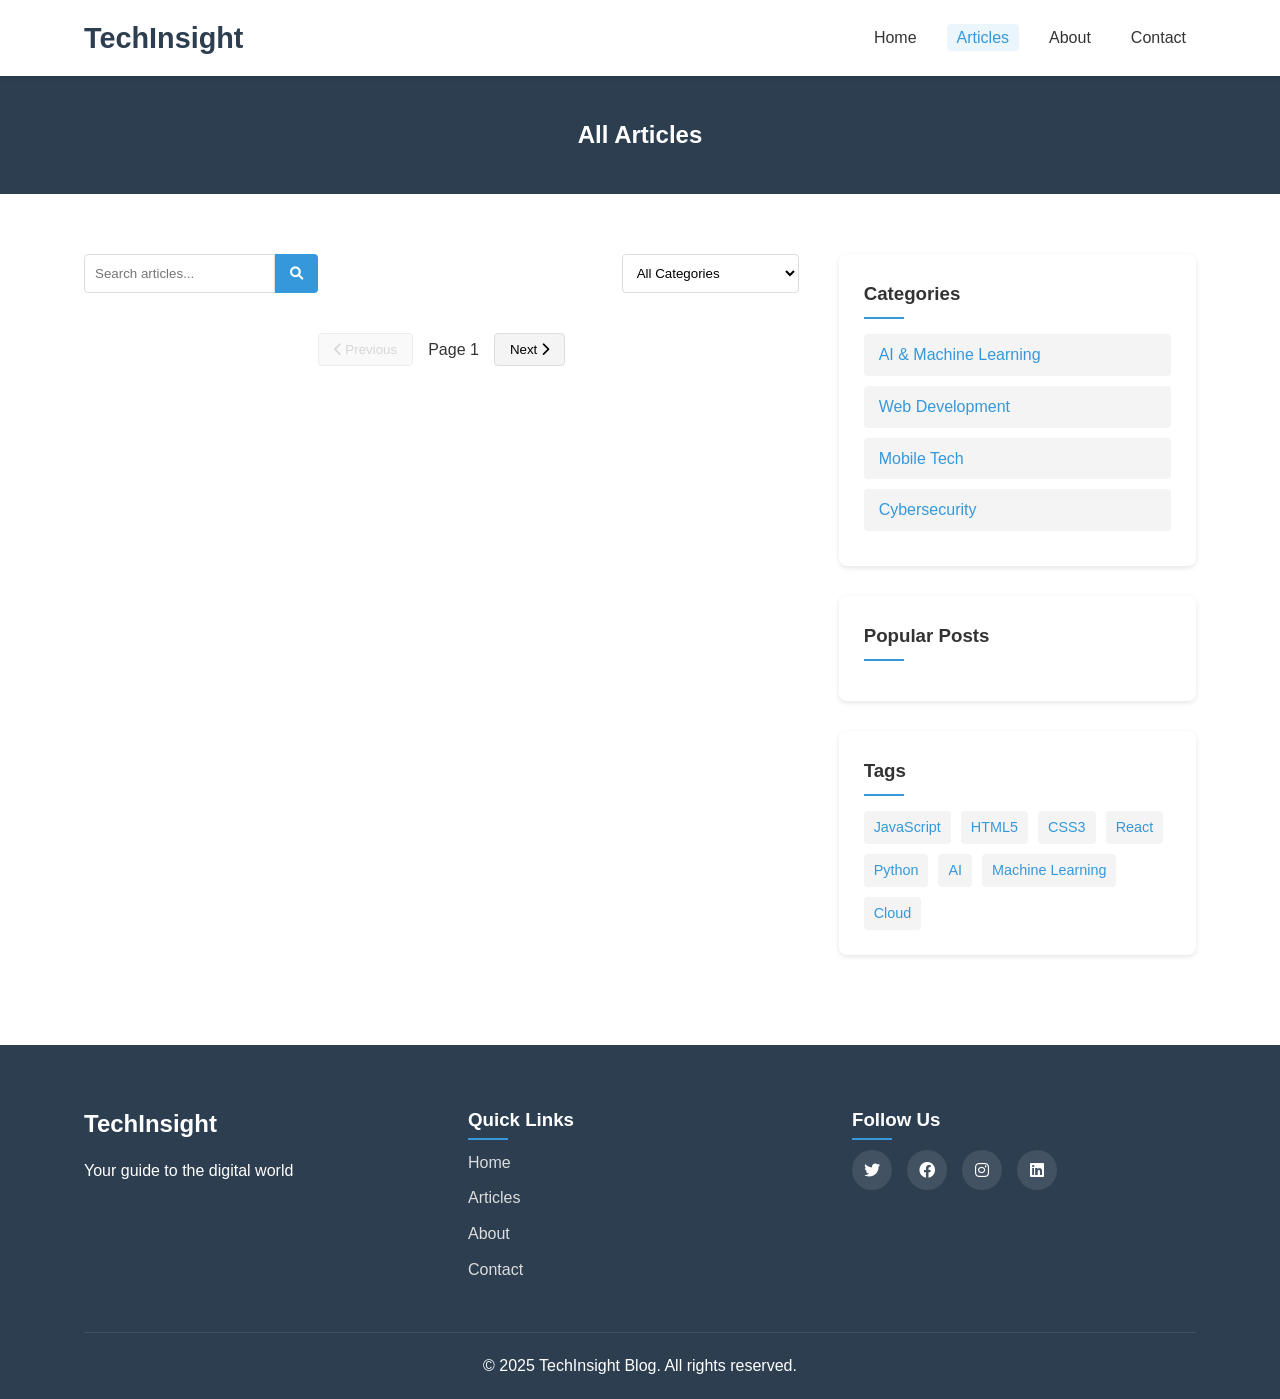
<file: blog.html>
<!DOCTYPE html>
<html lang="en">
<head>
    <meta charset="UTF-8">
    <meta name="viewport" content="width=device-width, initial-scale=1.0">
    <title>Articles - TechInsight Blog</title>
    <link rel="stylesheet" href="styles.css">
    <link rel="stylesheet" href="https://cdnjs.cloudflare.com/ajax/libs/font-awesome/6.0.0-beta3/css/all.min.css">
</head>
<body>
    <header>
        <div class="container">
            <div class="logo">
                <h1>TechInsight</h1>
            </div>
            <nav>
                <ul class="nav-links">
                    <li><a href="index.html">Home</a></li>
                    <li><a href="blog.html" class="active">Articles</a></li>
                    <li><a href="about.html">About</a></li>
                    <li><a href="contact.html">Contact</a></li>
                </ul>
                <div class="hamburger">
                    <span></span>
                    <span></span>
                    <span></span>
                </div>
            </nav>
        </div>
    </header>

    <section class="page-header">
        <div class="container">
            <h1>All Articles</h1>
        </div>
    </section>

    <section class="blog-content">
        <div class="container">
            <div class="content-wrapper">
                <main class="blog-posts">
                    <div class="filter-controls">
                        <div class="search-bar">
                            <input type="text" id="search-input" placeholder="Search articles...">
                            <button id="search-btn"><i class="fas fa-search"></i></button>
                        </div>
                        <div class="category-filter">
                            <select id="category-select">
                                <option value="all">All Categories</option>
                                <option value="ai">AI & Machine Learning</option>
                                <option value="web">Web Development</option>
                                <option value="mobile">Mobile Tech</option>
                                <option value="cybersecurity">Cybersecurity</option>
                            </select>
                        </div>
                    </div>
                    
                    <div id="blog-posts-container">
                        <!-- Posts will be loaded dynamically with JavaScript -->
                    </div>

                    <div class="pagination">
                        <button id="prev-page" class="pagination-btn" disabled><i class="fas fa-chevron-left"></i> Previous</button>
                        <span id="page-indicator">Page 1</span>
                        <button id="next-page" class="pagination-btn">Next <i class="fas fa-chevron-right"></i></button>
                    </div>
                </main>
                
                <aside class="sidebar">
                    <div class="sidebar-widget">
                        <h3>Categories</h3>
                        <ul class="category-list">
                            <li><a href="#" data-category="ai">AI & Machine Learning</a></li>
                            <li><a href="#" data-category="web">Web Development</a></li>
                            <li><a href="#" data-category="mobile">Mobile Tech</a></li>
                            <li><a href="#" data-category="cybersecurity">Cybersecurity</a></li>
                        </ul>
                    </div>
                    
                    <div class="sidebar-widget">
                        <h3>Popular Posts</h3>
                        <ul class="popular-posts" id="popular-posts-container">
                            <!-- Popular posts will be loaded dynamically -->
                        </ul>
                    </div>
                    
                    <div class="sidebar-widget">
                        <h3>Tags</h3>
                        <div class="tags-cloud">
                            <a href="#" class="tag">JavaScript</a>
                            <a href="#" class="tag">HTML5</a>
                            <a href="#" class="tag">CSS3</a>
                            <a href="#" class="tag">React</a>
                            <a href="#" class="tag">Python</a>
                            <a href="#" class="tag">AI</a>
                            <a href="#" class="tag">Machine Learning</a>
                            <a href="#" class="tag">Cloud</a>
                        </div>
                    </div>
                </aside>
            </div>
        </div>
    </section>

    <footer>
        <div class="container">
            <div class="footer-content">
                <div class="footer-logo">
                    <h2>TechInsight</h2>
                    <p>Your guide to the digital world</p>
                </div>
                <div class="footer-links">
                    <h3>Quick Links</h3>
                    <ul>
                        <li><a href="index.html">Home</a></li>
                        <li><a href="blog.html">Articles</a></li>
                        <li><a href="about.html">About</a></li>
                        <li><a href="contact.html">Contact</a></li>
                    </ul>
                </div>
                <div class="footer-social">
                    <h3>Follow Us</h3>
                    <div class="social-icons">
                        <a href="#"><i class="fab fa-twitter"></i></a>
                        <a href="#"><i class="fab fa-facebook"></i></a>
                        <a href="#"><i class="fab fa-instagram"></i></a>
                        <a href="#"><i class="fab fa-linkedin"></i></a>
                    </div>
                </div>
            </div>
            <div class="footer-bottom">
                <p>&copy; 2025 TechInsight Blog. All rights reserved.</p>
            </div>
        </div>
    </footer>

    <script src="script.js"></script>
</body>
</html>
</file>
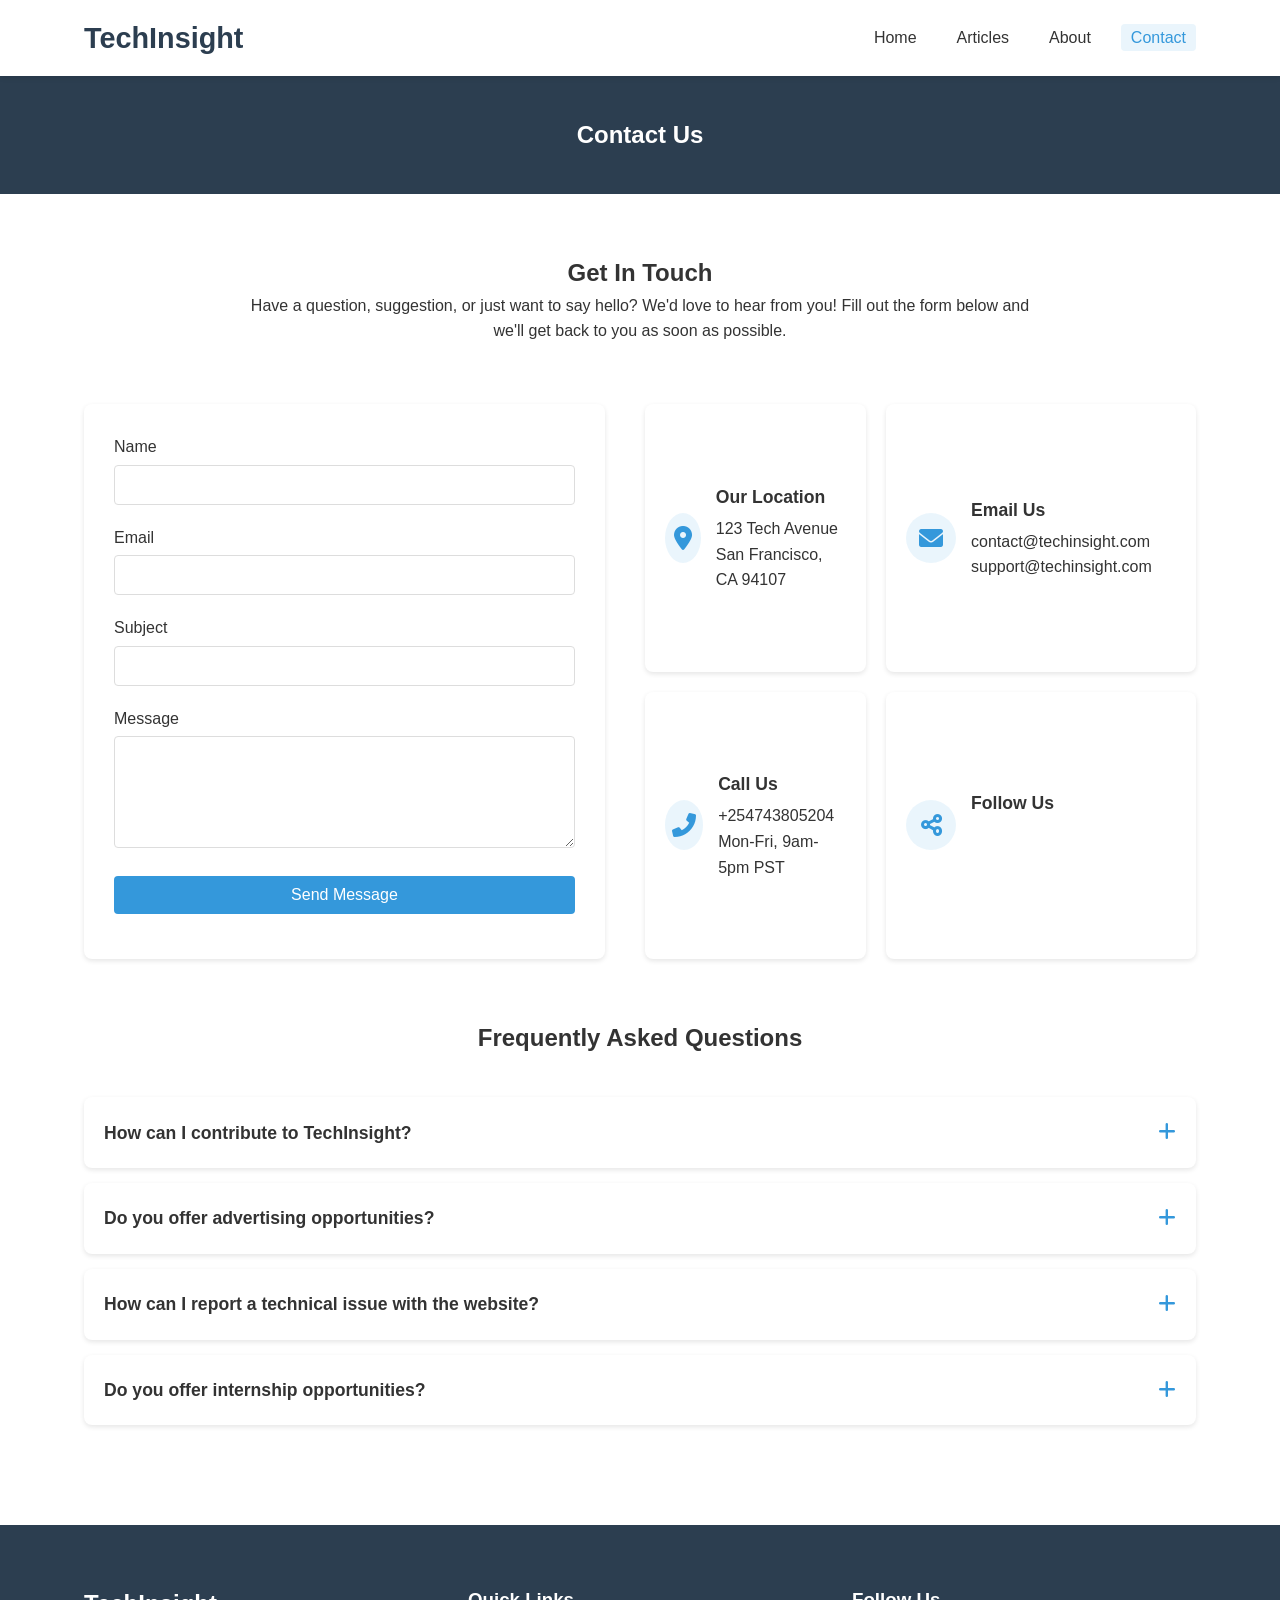
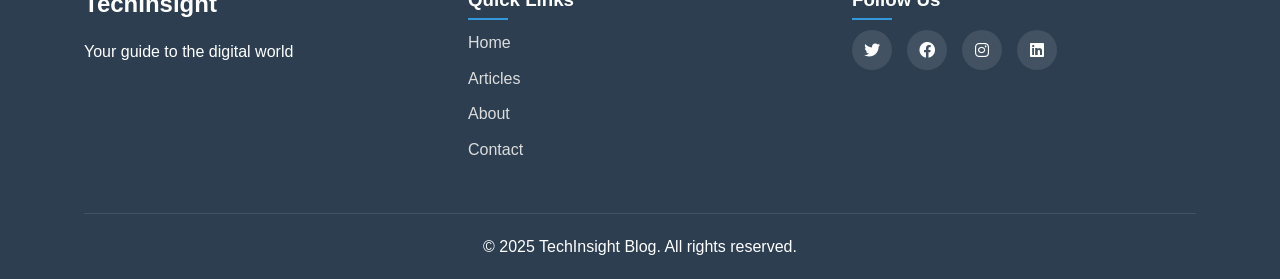
<file: contact.html>
<!DOCTYPE html>
<html lang="en">
<head>
    <meta charset="UTF-8">
    <meta name="viewport" content="width=device-width, initial-scale=1.0">
    <title>Contact Us - TechInsight Blog</title>
    <link rel="stylesheet" href="styles.css">
    <link rel="stylesheet" href="https://cdnjs.cloudflare.com/ajax/libs/font-awesome/6.0.0-beta3/css/all.min.css">
</head>
<body>
    <header>
        <div class="container">
            <div class="logo">
                <h1>TechInsight</h1>
            </div>
            <nav>
                <ul class="nav-links">
                    <li><a href="index.html">Home</a></li>
                    <li><a href="blog.html">Articles</a></li>
                    <li><a href="about.html">About</a></li>
                    <li><a href="contact.html" class="active">Contact</a></li>
                </ul>
                <div class="hamburger">
                    <span></span>
                    <span></span>
                    <span></span>
                </div>
            </nav>
        </div>
    </header>

    <section class="page-header">
        <div class="container">
            <h1>Contact Us</h1>
        </div>
    </section>

    <section class="contact-content">
        <div class="container">
            <div class="contact-intro">
                <h2>Get In Touch</h2>
                <p>Have a question, suggestion, or just want to say hello? We'd love to hear from you! Fill out the form below and we'll get back to you as soon as possible.</p>
            </div>

            <div class="contact-wrapper">
                <div class="contact-form-container">
                    <form id="contact-form">
                        <div class="form-group">
                            <label for="name">Name</label>
                            <input type="text" id="name" name="name" required>
                        </div>
                        <div class="form-group">
                            <label for="email">Email</label>
                            <input type="email" id="contact-email" name="email" required>
                        </div>
                        <div class="form-group">
                            <label for="subject">Subject</label>
                            <input type="text" id="subject" name="subject" required>
                        </div>
                        <div class="form-group">
                            <label for="message">Message</label>
                            <textarea id="message" name="message" rows="6" required></textarea>
                        </div>
                        <button type="submit" class="btn btn-primary">Send Message</button>
                        <p id="form-message"></p>
                    </form>
                </div>

                <div class="contact-info">
                    <div class="info-card">
                        <div class="info-icon">
                            <i class="fas fa-map-marker-alt"></i>
                        </div>
                        <div class="info-details">
                            <h3>Our Location</h3>
                            <p>123 Tech Avenue</p>
                            <p>San Francisco, CA 94107</p>
                        </div>
                    </div>

                    <div class="info-card">
                        <div class="info-icon">
                            <i class="fas fa-envelope"></i>
                        </div>
                        <div class="info-details">
                            <h3>Email Us</h3>
                            <p>contact@techinsight.com</p>
                            <p>support@techinsight.com</p>
                        </div>
                    </div>

                    <div class="info-card">
                        <div class="info-icon">
                            <i class="fas fa-phone-alt"></i>
                        </div>
                        <div class="info-details">
                            <h3>Call Us</h3>
                            <p>+254743805204</p>
                            <p>Mon-Fri, 9am-5pm PST</p>
                        </div>
                    </div>

                    <div class="info-card">
                        <div class="info-icon">
                            <i class="fas fa-share-alt"></i>
                        </div>
                        <div class="info-details">
                            <h3>Follow Us</h3>
                            <div class="social-icons">
                                <a href="#"><i class="fab fa-twitter"></i></a>
                                <a href="#"><i class="fab fa-facebook"></i></a>
                                <a href="#"><i class="fab fa-instagram"></i></a>
                                <a href="#"><i class="fab fa-linkedin"></i></a>
                            </div>
                        </div>
                    </div>
                </div>
            </div>

            <div class="faq-section">
                <h2>Frequently Asked Questions</h2>
                <div class="faq-container">
                    <div class="faq-item">
                        <div class="faq-question">
                            <h3>How can I contribute to TechInsight?</h3>
                            <span class="faq-toggle"><i class="fas fa-plus"></i></span>
                        </div>
                        <div class="faq-answer">
                            <p>We welcome guest contributions from tech experts. Please email us at contributors@techinsight.com with your article idea and a brief bio.</p>
                        </div>
                    </div>

                    <div class="faq-item">
                        <div class="faq-question">
                            <h3>Do you offer advertising opportunities?</h3>
                            <span class="faq-toggle"><i class="fas fa-plus"></i></span>
                        </div>
                        <div class="faq-answer">
                            <p>Yes, we offer various advertising packages. Please contact our advertising team at ads@techinsight.com for more information.</p>
                        </div>
                    </div>

                    <div class="faq-item">
                        <div class="faq-question">
                            <h3>How can I report a technical issue with the website?</h3>
                            <span class="faq-toggle"><i class="fas fa-plus"></i></span>
                        </div>
                        <div class="faq-answer">
                            <p>If you encounter any technical issues, please email support@techinsight.com with details of the problem and screenshots if possible.</p>
                        </div>
                    </div>

                    <div class="faq-item">
                        <div class="faq-question">
                            <h3>Do you offer internship opportunities?</h3>
                            <span class="faq-toggle"><i class="fas fa-plus"></i></span>
                        </div>
                        <div class="faq-answer">
                            <p>We occasionally offer internships for tech writers and web developers. Check our careers page for current openings or email careers@techinsight.com.</p>
                        </div>
                    </div>
                </div>
            </div>
        </div>
    </section>

    <footer>
        <div class="container">
            <div class="footer-content">
                <div class="footer-logo">
                    <h2>TechInsight</h2>
                    <p>Your guide to the digital world</p>
                </div>
                <div class="footer-links">
                    <h3>Quick Links</h3>
                    <ul>
                        <li><a href="index.html">Home</a></li>
                        <li><a href="blog.html">Articles</a></li>
                        <li><a href="about.html">About</a></li>
                        <li><a href="contact.html">Contact</a></li>
                    </ul>
                </div>
                <div class="footer-social">
                    <h3>Follow Us</h3>
                    <div class="social-icons">
                        <a href="#"><i class="fab fa-twitter"></i></a>
                        <a href="#"><i class="fab fa-facebook"></i></a>
                        <a href="#"><i class="fab fa-instagram"></i></a>
                        <a href="#"><i class="fab fa-linkedin"></i></a>
                    </div>
                </div>
            </div>
            <div class="footer-bottom">
                <p>&copy; 2025 TechInsight Blog. All rights reserved.</p>
            </div>
        </div>
    </footer>

    <script src="script.js"></script>
</body>
</html>
</file>
<file: styles.css>
/* Base Styles */
:root {
    --primary-color: #3498db;
    --secondary-color: #2c3e50;
    --accent-color: #e74c3c;
    --light-gray: #f4f4f4;
    --dark-gray: #333;
    --text-color: #333;
    --light-text: #fff;
    --border-color: #ddd;
    --box-shadow: 0 2px 5px rgba(0,0,0,0.1);
    --transition: all 0.3s ease;
}

* {
    margin: 0;
    padding: 0;
    box-sizing: border-box;
}

body {
    font-family: 'Segoe UI', Tahoma, Geneva, Verdana, sans-serif;
    line-height: 1.6;
    color: var(--text-color);
    background-color: #fff;
}

.container {
    width: 90%;
    max-width: 1200px;
    margin: 0 auto;
    padding: 0 20px;
}

a {
    text-decoration: none;
    color: var(--primary-color);
    transition: var(--transition);
}

a:hover {
    color: var(--secondary-color);
}

ul {
    list-style: none;
}

img {
    max-width: 100%;
    height: auto;
    display: block;
}

.btn {
    display: inline-block;
    padding: 10px 20px;
    background-color: var(--primary-color);
    color: #fff;
    border: none;
    border-radius: 4px;
    cursor: pointer;
    transition: var(--transition);
    font-size: 1rem;
    text-align: center;
}

.btn:hover {
    background-color: var(--secondary-color);
    color: #fff;
}

.btn-primary {
    background-color: var(--primary-color);
}

.btn-secondary {
    background-color: var(--secondary-color);
}

.section-title {
    font-size: 2.5rem;
    margin-bottom: 2rem;
    text-align: center;
    color: var(--secondary-color);
}

/* Header Styles */
header {
    background-color: #fff;
    box-shadow: var(--box-shadow);
    position: sticky;
    top: 0;
    z-index: 1000;
    padding: 15px 0;
}

header .container {
    display: flex;
    justify-content: space-between;
    align-items: center;
}

.logo h1 {
    font-size: 1.8rem;
    color: var(--secondary-color);
}

.nav-links {
    display: flex;
    gap: 20px;
}

.nav-links a {
    color: var(--dark-gray);
    font-weight: 500;
    padding: 5px 10px;
    border-radius: 4px;
}

.nav-links a:hover, .nav-links a.active {
    color: var(--primary-color);
    background-color: rgba(52, 152, 219, 0.1);
}

.hamburger {
    display: none;
    flex-direction: column;
    cursor: pointer;
}

.hamburger span {
    width: 25px;
    height: 3px;
    background-color: var(--dark-gray);
    margin: 2px 0;
    transition: var(--transition);
}

/* Hero Section */
.hero {
    background-image: linear-gradient(rgba(44, 62, 80, 0.8), rgba(44, 62, 80, 0.8)), url('/api/placeholder/1200/600');
    background-size: cover;
    background-position: center;
    color: var(--light-text);
    padding: 100px 0;
    text-align: center;
}

.hero-content h2 {
    font-size: 3rem;
    margin-bottom: 20px;
}

.hero-content p {
    font-size: 1.2rem;
    margin-bottom: 30px;
    max-width: 600px;
    margin-left: auto;
    margin-right: auto;
}

/* Featured Posts Section */
.featured-posts {
    padding: 80px 0;
}

.posts-grid {
    display: grid;
    grid-template-columns: repeat(auto-fill, minmax(300px, 1fr));
    gap: 30px;
}

.post-card {
    border-radius: 8px;
    overflow: hidden;
    box-shadow: var(--box-shadow);
    transition: var(--transition);
    background-color: #fff;
}

.post-card:hover {
    transform: translateY(-5px);
    box-shadow: 0 5px 15px rgba(0,0,0,0.2);
}

.post-image img {
    width: 100%;
    height: 200px;
    object-fit: cover;
}

.post-content {
    padding: 20px;
}

.post-meta {
    display: flex;
    justify-content: space-between;
    margin-bottom: 10px;
    font-size: 0.9rem;
    color: #777;
}

.post-title {
    font-size: 1.4rem;
    margin-bottom: 10px;
    color: var(--secondary-color);
}

.post-excerpt {
    margin-bottom: 15px;
    color: #555;
}

.post-category {
    display: inline-block;
    padding: 3px 8px;
    border-radius: 4px;
    font-size: 0.8rem;
    font-weight: 600;
    margin-bottom: 10px;
}

.category-ai {
    background-color: rgba(155, 89, 182, 0.2);
    color: #8e44ad;
}

.category-web {
    background-color: rgba(52, 152, 219, 0.2);
    color: #2980b9;
}

.category-mobile {
    background-color: rgba(46, 204, 113, 0.2);
    color: #27ae60;
}

.category-cybersecurity {
    background-color: rgba(231, 76, 60, 0.2);
    color: #c0392b;
}

/* Newsletter Section */
.newsletter {
    background-color: var(--light-gray);
    padding: 60px 0;
    text-align: center;
}

.newsletter h2 {
    margin-bottom: 15px;
}

.newsletter p {
    margin-bottom: 30px;
    max-width: 600px;
    margin-left: auto;
    margin-right: auto;
}

.form-group {
    display: flex;
    max-width: 500px;
    margin: 0 auto;
}

.form-group input {
    flex: 1;
    padding: 12px 15px;
    border: 1px solid var(--border-color);
    border-radius: 4px 0 0 4px;
    font-size: 1rem;
}

.form-group .btn {
    border-radius: 0 4px 4px 0;
    padding: 12px 20px;
}

#subscription-message {
    margin-top: 15px;
    font-weight: 500;
}

/* Footer */
footer {
    background-color: var(--secondary-color);
    color: var(--light-text);
    padding: 60px 0 20px;
}

.footer-content {
    display: grid;
    grid-template-columns: repeat(auto-fit, minmax(200px, 1fr));
    gap: 40px;
    margin-bottom: 40px;
}

.footer-logo h2 {
    margin-bottom: 15px;
}

.footer-links h3, .footer-social h3 {
    margin-bottom: 15px;
    position: relative;
    display: inline-block;
}

.footer-links h3:after, .footer-social h3:after {
    content: '';
    position: absolute;
    bottom: -5px;
    left: 0;
    width: 40px;
    height: 2px;
    background-color: var(--primary-color);
}

.footer-links ul li {
    margin-bottom: 10px;
}

.footer-links a {
    color: #ddd;
}

.footer-links a:hover {
    color: var(--primary-color);
}

.social-icons {
    display: flex;
    gap: 15px;
}

.social-icons a {
    display: flex;
    align-items: center;
    justify-content: center;
    width: 40px;
    height: 40px;
    background-color: rgba(255, 255, 255, 0.1);
    border-radius: 50%;
    color: #fff;
}

.social-icons a:hover {
    background-color: var(--primary-color);
    color: #fff;
}

.footer-bottom {
    text-align: center;
    padding-top: 20px;
    border-top: 1px solid rgba(255, 255, 255, 0.1);
}

/* Blog Page Styles */
.page-header {
    background-color: var(--secondary-color);
    color: var(--light-text);
    padding: 40px 0;
    text-align: center;
}

.content-wrapper {
    display: grid;
    grid-template-columns: 2fr 1fr;
    gap: 40px;
    padding: 60px 0;
}

.filter-controls {
    display: flex;
    justify-content: space-between;
    margin-bottom: 30px;
    flex-wrap: wrap;
    gap: 15px;
}

.search-bar {
    display: flex;
    max-width: 300px;
}

.search-bar input {
    flex: 1;
    padding: 10px;
    border: 1px solid var(--border-color);
    border-radius: 4px 0 0 4px;
}

.search-bar button {
    background-color: var(--primary-color);
    color: #fff;
    border: none;
    padding: 0 15px;
    cursor: pointer;
    border-radius: 0 4px 4px 0;
}

.category-filter select {
    padding: 10px;
    border: 1px solid var(--border-color);
    border-radius: 4px;
    background-color: #fff;
    cursor: pointer;
}

.pagination {
    display: flex;
    justify-content: center;
    align-items: center;
    margin-top: 40px;
    gap: 15px;
}

.pagination-btn {
    padding: 8px 15px;
    background-color: var(--light-gray);
    border: 1px solid var(--border-color);
    border-radius: 4px;
    cursor: pointer;
    transition: var(--transition);
}

.pagination-btn:hover:not([disabled]) {
    background-color: var(--primary-color);
    color: #fff;
}

.pagination-btn[disabled] {
    opacity: 0.5;
    cursor: not-allowed;
}

/* Sidebar */
.sidebar-widget {
    background-color: #fff;
    border-radius: 8px;
    box-shadow: var(--box-shadow);
    padding: 25px;
    margin-bottom: 30px;
}

.sidebar-widget h3 {
    margin-bottom: 15px;
    position: relative;
    padding-bottom: 10px;
}

.sidebar-widget h3:after {
    content: '';
    position: absolute;
    bottom: 0;
    left: 0;
    width: 40px;
    height: 2px;
    background-color: var(--primary-color);
}

.category-list li {
    margin-bottom: 10px;
}

.category-list a {
    display: block;
    padding: 8px 15px;
    background-color: var(--light-gray);
    border-radius: 4px;
    transition: var(--transition);
}

.category-list a:hover {
    background-color: var(--primary-color);
    color: #fff;
}

.popular-posts li {
    margin-bottom: 15px;
    padding-bottom: 15px;
    border-bottom: 1px solid var(--border-color);
}

.popular-posts li:last-child {
    margin-bottom: 0;
    padding-bottom: 0;
    border-bottom: none;
}

.popular-post-title {
    font-weight: 600;
    margin-bottom: 5px;
}

.popular-post-meta {
    font-size: 0.8rem;
    color: #777;
}

.tags-cloud {
    display: flex;
    flex-wrap: wrap;
    gap: 10px;
}

.tag {
    display: inline-block;
    padding: 5px 10px;
    background-color: var(--light-gray);
    border-radius: 4px;
    font-size: 0.9rem;
    transition: var(--transition);
}

.tag:hover {
    background-color: var(--primary-color);
    color: #fff;
}

/* About Page Styles */
.about-content {
    padding: 60px 0;
}

.about-intro {
    text-align: center;
    max-width: 800px;
    margin: 0 auto 60px;
}

.about-intro h2 {
    margin-bottom: 20px;
}

.about-intro p {
    margin-bottom: 15px;
}

.about-mission {
    display: grid;
    grid-template-columns: 1fr 1fr;
    gap: 40px;
    align-items: center;
    margin-bottom: 60px;
}

.mission-text h2 {
    margin-bottom: 20px;
}

.mission-text ul {
    list-style: disc;
    padding-left: 20px;
}

.mission-text li {
    margin-bottom: 10px;
}

.team-section {
    margin-bottom: 60px;
}

.team-section h2 {
    text-align: center;
    margin-bottom: 40px;
}

.team-grid {
    display: grid;
    grid-template-columns: repeat(auto-fill, minmax(250px, 1fr));
    gap: 30px;
}

.team-member {
    background-color: #fff;
    border-radius: 8px;
    overflow: hidden;
    box-shadow: var(--box-shadow);
    text-align: center;
    transition: var(--transition);
}

.team-member:hover {
    transform: translateY(-5px);
    box-shadow: 0 8px 15px rgba(0,0,0,0.1);
}

.member-image img {
    width: 100%;
    height: 250px;
    object-fit: cover;
}

.team-member h3 {
    margin-top: 20px;
    margin-bottom: 5px;
}

.member-role {
    color: var(--primary-color);
    font-weight: 500;
    margin-bottom: 15px;
}

.team-member p {
    padding: 0 20px;
    margin-bottom: 20px;
}

.member-social {
    display: flex;
    justify-content: center;
    gap: 10px;
    padding-bottom: 20px;
}

.member-social a {
    display: flex;
    align-items: center;
    justify-content: center;
    width: 35px;
    height: 35px;
    background-color: var(--light-gray);
    border-radius: 50%;
    color: var(--dark-gray);
}

.member-social a:hover {
    background-color: var(--primary-color);
    color: #fff;
}

.values-section h2 {
    text-align: center;
    margin-bottom: 40px;
}

.values-grid {
    display: grid;
    grid-template-columns: repeat(auto-fill, minmax(250px, 1fr));
    gap: 30px;
}

.value-card {
    background-color: #fff;
    border-radius: 8px;
    box-shadow: var(--box-shadow);
    padding: 30px;
    text-align: center;
    transition: var(--transition);
}

.value-card:hover {
    transform: translateY(-5px);
    box-shadow: 0 8px 15px rgba(0,0,0,0.1);
}

.value-card i {
    font-size: 2.5rem;
    color: var(--primary-color);
    margin-bottom: 20px;
}

.value-card h3 {
    margin-bottom: 15px;
}

/* Contact Page Styles */
.contact-content {
    padding: 60px 0;
}

.contact-intro {
    text-align: center;
    max-width: 800px;
    margin: 0 auto 60px;
}

.contact-wrapper {
    display: grid;
    grid-template-columns: 1fr 1fr;
    gap: 40px;
    margin-bottom: 60px;
}

.contact-form-container {
    background-color: #fff;
    border-radius: 8px;
    box-shadow: var(--box-shadow);
    padding: 30px;
}

#contact-form .form-group {
    display: block;
    margin-bottom: 20px;
}

#contact-form label {
    display: block;
    margin-bottom: 5px;
    font-weight: 500;
}

#contact-form input,
#contact-form textarea {
    width: 100%;
    padding: 10px;
    border: 1px solid var(--border-color);
    border-radius: 4px;
}

#contact-form button {
    width: 100%;
}

#form-message {
    margin-top: 15px;
    font-weight: 500;
}

.contact-info {
    display: grid;
    grid-template-columns: 1fr 1fr;
    gap: 20px;
}

.info-card {
    background-color: #fff;
    border-radius: 8px;
    box-shadow: var(--box-shadow);
    padding: o;
    display: flex;
    align-items: center;
    padding: 20px;
}

.info-icon {
    margin-right: 15px;
    font-size: 1.5rem;
    width: 50px;
    height: 50px;
    border-radius: 50%;
    background-color: rgba(52, 152, 219, 0.1);
    display: flex;
    align-items: center;
    justify-content: center;
    color: var(--primary-color);
}

.info-details h3 {
    font-size: 1.1rem;
    margin-bottom: 5px;
}

.faq-section {
    margin-bottom: 40px;
}

.faq-section h2 {
    text-align: center;
    margin-bottom: 40px;
}

.faq-item {
    background-color: #fff;
    border-radius: 8px;
    box-shadow: var(--box-shadow);
    margin-bottom: 15px;
    overflow: hidden;
}

.faq-question {
    display: flex;
    justify-content: space-between;
    align-items: center;
    padding: 20px;
    cursor: pointer;
}

.faq-question h3 {
    font-size: 1.1rem;
    margin: 0;
}

.faq-toggle {
    font-size: 1.2rem;
    color: var(--primary-color);
}

.faq-answer {
    padding: 0 20px;
    max-height: 0;
    overflow: hidden;
    transition: max-height 0.3s ease;
}

.faq-item.active .faq-answer {
    padding: 0 20px 20px;
    max-height: 200px;
}

.faq-item.active .faq-toggle i {
    transform: rotate(45deg);
}

/* Responsive Styles */
@media (max-width: 992px) {
    .about-mission,
    .contact-wrapper {
        grid-template-columns: 1fr;
    }
    
    .about-mission .mission-image {
        order: -1;
    }
    
    .content-wrapper {
        grid-template-columns: 1fr;
    }
}

@media (max-width: 768px) {
    .section-title {
        font-size: 2rem;
    }
    
    .hero-content h2 {
        font-size: 2.5rem;
    }
    
    .nav-links {
        display: none;
        position: absolute;
        top: 100%;
        left: 0;
        right: 0;
        background-color: #fff;
        flex-direction: column;
        padding: 20px;
        box-shadow: 0 5px 5px rgba(0,0,0,0.1);
    }
    
    .nav-links.active {
        display: flex;
    }
    
    .hamburger {
        display: flex;
    }
    
    .hamburger.active span:nth-child(1) {
        transform: rotate(45deg) translate(5px, 5px);
    }
    
    .hamburger.active span:nth-child(2) {
        opacity: 0;
    }
    
    .hamburger.active span:nth-child(3) {
        transform: rotate(-45deg) translate(5px, -5px);
    }
    
    .team-grid,
    .values-grid,
    .contact-info {
        grid-template-columns: 1fr;
    }
}

@media (max-width: 576px) {
    .form-group {
        flex-direction: column;
    }
    
    .form-group input {
        border-radius: 4px;
        margin-bottom: 10px;
    }
    
    .form-group .btn {
        border-radius: 4px;
        width: 100%;
    }
    
    .filter-controls {
        flex-direction: column;
    }
    
    .search-bar {
        max-width: 100%;
    }
    
    .category-filter select {
        width: 100%;
    }
}
</file>
